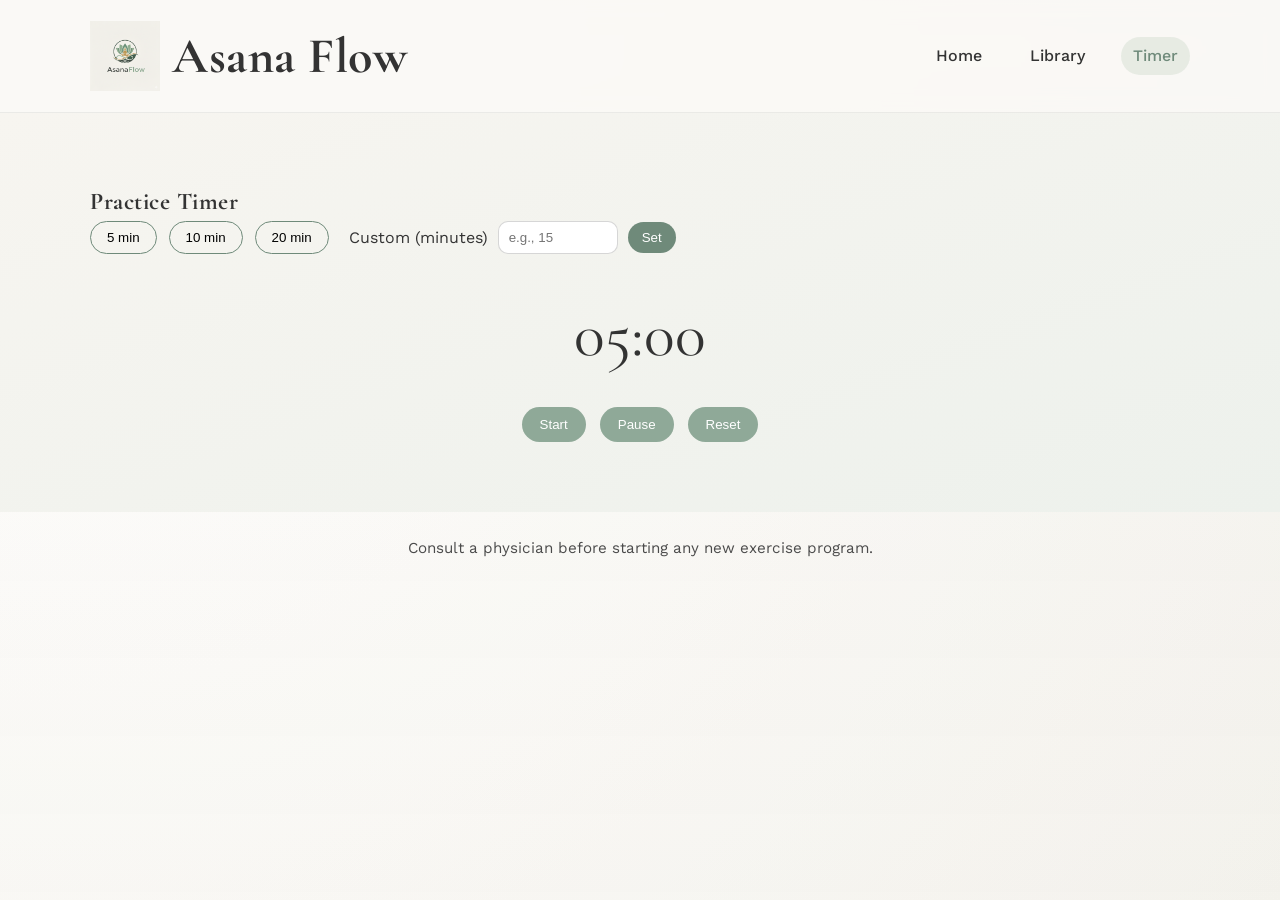
<file: timer.html>
<!DOCTYPE html>
<html lang="en">
<head>
  <meta charset="UTF-8" />
  <meta name="viewport" content="width=device-width, initial-scale=1.0" />
  <title>Asana Flow Timer</title>
  <link rel="preconnect" href="https://fonts.googleapis.com" />
  <link rel="preconnect" href="https://fonts.gstatic.com" crossorigin />
  <link href="https://fonts.googleapis.com/css2?family=Cormorant+Garamond:wght@500;600;700&family=Work+Sans:wght@300;400;500&display=swap" rel="stylesheet" />
  <link rel="stylesheet" href="style.css" />
</head>
<body>
  <header class="site-header">
    <div class="container header-inner">
      <div class="logo">
        <img src="logo.png" alt="Asana Flow logo" class="logo-mark" />
        <span>Asana Flow</span>
      </div>
      <nav class="nav" id="navMenu">
        <a href="index.html">Home</a>
        <a href="library.html">Library</a>
        <a href="timer.html">Timer</a>
      </nav>
      <button class="hamburger" id="hamburger" aria-label="Toggle navigation" aria-expanded="false">
        <span></span><span></span><span></span>
      </button>
    </div>
  </header>

  <main>
    <section id="timer" class="section alt">
      <div class="container">
        <h2>Practice Timer</h2>
        <div class="timer-controls">
          <div class="preset-buttons">
            <button class="preset" data-minutes="5">5 min</button>
            <button class="preset" data-minutes="10">10 min</button>
            <button class="preset" data-minutes="20">20 min</button>
          </div>
          <div class="custom-time">
            <label for="customMinutes">Custom (minutes)</label>
            <input type="number" id="customMinutes" min="1" max="180" placeholder="e.g., 15" />
            <button id="setCustom">Set</button>
          </div>
        </div>

        <div class="timer-display" id="timerDisplay">00:00</div>
        <div class="timer-actions">
          <button id="startTimer">Start</button>
          <button id="pauseTimer">Pause</button>
          <button id="resetTimer">Reset</button>
        </div>
      </div>
    </section>
  </main>

  <footer class="site-footer">
    <div class="container">
      <p>Consult a physician before starting any new exercise program.</p>
    </div>
  </footer>

  <script src="script.js"></script>
</body>
</html>
</file>
<file: style.css>
:root {
  --sage: #8FA998;
  --cream: #FAF9F6;
  --charcoal: #333333;
  --accent: #6f8a7a;
  --shadow: 0 12px 30px rgba(51, 51, 51, 0.12);
  --yoga-bg: url("https://cdn.pixabay.com/photo/2024/07/13/18/24/yoga-8892878_1280.jpg");
}

* {
  box-sizing: border-box;
  margin: 0;
  padding: 0;
}

body {
  font-family: "Work Sans", sans-serif;
  background: radial-gradient(circle at top left, #ffffff 0%, var(--cream) 45%, #f1efe9 100%);
  color: var(--charcoal);
  line-height: 1.6;
  position: relative;
  min-height: 100vh;
  isolation: isolate;
}

body::before {
  content: "";
  position: fixed;
  inset: 0;
  background-image:
    linear-gradient(180deg, rgba(250, 249, 246, 0.85), rgba(250, 249, 246, 0.72)),
    var(--yoga-bg);
  background-size: cover;
  background-position: center;
  opacity: 0.35;
  z-index: -1;
  animation: bg-drift 28s ease-in-out infinite;
  transform-origin: center;
}

h1, h2, .logo {
  font-family: "Cormorant Garamond", serif;
  letter-spacing: 0.5px;
}

.container {
  width: min(1100px, 92%);
  margin: 0 auto;
}

.site-header {
  position: sticky;
  top: 0;
  z-index: 10;
  background: rgba(250, 249, 246, 0.9);
  backdrop-filter: blur(10px);
  border-bottom: 1px solid rgba(51, 51, 51, 0.08);
}

.header-inner {
  display: flex;
  align-items: center;
  justify-content: space-between;
  padding: 16px 0;
}

.logo {
  display: flex;
  align-items: center;
  gap: 12px;
  font-size: 50px;
  font-weight: 700;
  cursor: default;
  text-decoration: none;
  color: var(--charcoal);
}

.logo-mark {
  width: 70px;
  height: 70px;
  display: block;
}

.nav {
  display: flex;
  gap: 24px;
}

.nav a {
  text-decoration: none;
  color: var(--charcoal);
  font-weight: 500;
  position: relative;
  padding: 6px 12px;
  border-radius: 999px;
}

.nav a.active {
  color: var(--accent);
  background: rgba(143, 169, 152, 0.18);
}

.nav a.active::after {
  width: 0;
}

.nav a::after {
  content: "";
  position: absolute;
  left: 0;
  bottom: -6px;
  width: 0;
  height: 2px;
  background: var(--accent);
  transition: width 0.3s ease;
}

.nav a:hover::after {
  width: 100%;
}

.hamburger {
  display: none;
  flex-direction: column;
  gap: 5px;
  background: none;
  border: none;
  cursor: pointer;
}

.hamburger span {
  width: 24px;
  height: 2px;
  background: var(--charcoal);
  display: block;
}

.hero {
  padding: 80px 0 70px;
  position: relative;
  overflow: hidden;
}

.hero-inner {
  display: grid;
  grid-template-columns: repeat(2, minmax(0, 1fr));
  gap: 40px;
  align-items: center;
  position: relative;
  z-index: 1;
}

.hero-title {
  font-size: 50px;
  line-height: 1.1;
  margin-bottom: 16px;
  animation: rise 0.8s ease forwards;
}

.hero-subtitle {
  color: #4d5a53;
  max-width: 520px;
  animation: rise 0.9s ease forwards;
}

.hero-actions {
  margin-top: 24px;
  display: flex;
  gap: 14px;
  flex-wrap: wrap;
  animation: rise 1s ease forwards;
}

.hero-button {
  text-decoration: none;
  padding: 10px 18px;
  border-radius: 999px;
  background: var(--sage);
  color: white;
  font-weight: 500;
  box-shadow: 0 10px 18px rgba(51, 51, 51, 0.18);
  transition: transform 0.2s ease, box-shadow 0.2s ease;
}

.hero-button:hover {
  transform: translateY(-2px);
  box-shadow: 0 14px 24px rgba(51, 51, 51, 0.2);
}

.hero-button.ghost {
  background: transparent;
  color: var(--charcoal);
  border: 1px solid rgba(51, 51, 51, 0.2);
  box-shadow: none;
}

.hero-card {
  background: white;
  border-radius: 20px;
  padding: 28px;
  box-shadow: var(--shadow);
  border: 1px solid rgba(143, 169, 152, 0.25);
  animation: float-in 1.1s ease forwards;
  position: relative;
}

.hero-ornament {
  position: absolute;
  width: 260px;
  height: 260px;
  border-radius: 50%;
  background: radial-gradient(circle, rgba(143, 169, 152, 0.25), rgba(143, 169, 152, 0));
  filter: blur(2px);
  animation: parallax-drift 14s ease-in-out infinite;
}

.hero-ornament--left {
  top: 10%;
  left: -80px;
}

.hero-ornament--right {
  bottom: -60px;
  right: -60px;
  animation-delay: 2s;
}

@keyframes rise {
  from {
    opacity: 0;
    transform: translateY(12px);
  }
  to {
    opacity: 1;
    transform: translateY(0);
  }
}

@keyframes float-in {
  from {
    opacity: 0;
    transform: translateY(16px);
  }
  to {
    opacity: 1;
    transform: translateY(0);
  }
}

@keyframes parallax-drift {
  0% {
    transform: translate3d(0, 0, 0);
  }
  50% {
    transform: translate3d(0, -18px, 0);
  }
  100% {
    transform: translate3d(0, 0, 0);
  }
}

@keyframes bg-drift {
  0% {
    transform: scale(1) translate3d(0, 0, 0);
  }
  50% {
    transform: scale(1.03) translate3d(0, -12px, 0);
  }
  100% {
    transform: scale(1) translate3d(0, 0, 0);
  }
}

@keyframes glow-pulse {
  0% {
    box-shadow: 0 14px 30px rgba(143, 169, 152, 0.18), 0 0 0 rgba(143, 169, 152, 0);
  }
  50% {
    box-shadow: 0 18px 40px rgba(143, 169, 152, 0.28), 0 0 24px rgba(143, 169, 152, 0.25);
  }
  100% {
    box-shadow: 0 14px 30px rgba(143, 169, 152, 0.18), 0 0 0 rgba(143, 169, 152, 0);
  }
}

.hero-card::after {
  content: "";
  position: absolute;
  inset: -6px;
  border-radius: 24px;
  background: radial-gradient(circle, rgba(143, 169, 152, 0.25), rgba(143, 169, 152, 0));
  opacity: 0.7;
  z-index: -1;
  animation: glow-pulse 6s ease-in-out infinite;
}

.section {
  padding: 70px 0;
}

.section.alt {
  background: linear-gradient(160deg, #f7f5f0 0%, #edf1ec 100%);
}

.section.subtle {
  background: rgba(250, 249, 246, 0.6);
  border-top: 1px solid rgba(51, 51, 51, 0.06);
  border-bottom: 1px solid rgba(51, 51, 51, 0.06);
}

.section-header {
  display: flex;
  align-items: center;
  justify-content: space-between;
  gap: 20px;
  margin-bottom: 30px;
}

.text-link {
  text-decoration: none;
  color: var(--accent);
  font-weight: 500;
  position: relative;
  padding-right: 18px;
  transition: color 0.2s ease;
}

.text-link:hover {
  color: var(--charcoal);
}

.text-link::after {
  content: "→";
  position: absolute;
  right: 0;
  top: 0;
  transform: translateX(-6px);
  opacity: 0;
  transition: opacity 0.2s ease;
}

.text-link:hover::after {
  opacity: 1;
  animation: link-bounce 0.75s cubic-bezier(0.2, 0.8, 0.2, 1);
}

@keyframes link-bounce {
  0% {
    transform: translateX(-10px);
  }
  35% {
    transform: translateX(8px);
  }
  65% {
    transform: translateX(-4px);
  }
  100% {
    transform: translateX(0);
  }
}

.benefits {
  display: grid;
  grid-template-columns: repeat(3, minmax(0, 1fr));
  gap: 20px;
}

.benefit-card {
  background: white;
  border-radius: 18px;
  padding: 22px;
  box-shadow: var(--shadow);
  border: 1px solid rgba(143, 169, 152, 0.2);
}

.benefit-icon {
  width: 54px;
  height: 54px;
  border-radius: 50%;
  object-fit: cover;
  display: block;
  margin-bottom: 14px;
  box-shadow: 0 10px 18px rgba(51, 51, 51, 0.12);
  border: 2px solid rgba(143, 169, 152, 0.25);
}

.featured-grid {
  display: grid;
  grid-template-columns: repeat(3, minmax(0, 1fr));
  gap: 20px;
}

.featured-card {
  background: white;
  border-radius: 18px;
  padding: 22px;
  box-shadow: var(--shadow);
  border: 1px solid rgba(143, 169, 152, 0.2);
}

.featured-card span {
  display: block;
  font-style: italic;
  color: #5a6b60;
  margin-bottom: 10px;
}

.reveal {
  opacity: 0;
  transform: translateY(14px);
  transition: opacity 0.6s ease, transform 0.6s ease;
}

.reveal.is-visible {
  opacity: 1;
  transform: translateY(0);
}

.section-header input {
  flex: 1;
  max-width: 360px;
  padding: 10px 14px;
  border-radius: 999px;
  border: 1px solid rgba(51, 51, 51, 0.2);
  background: white;
}

.asana-grid {
  display: grid;
  grid-template-columns: repeat(3, minmax(0, 1fr));
  gap: 24px;
}

.asana-card {
  background: white;
  border-radius: 16px;
  padding: 22px;
  box-shadow: var(--shadow);
  display: flex;
  flex-direction: column;
  gap: 12px;
  opacity: 0;
  transform: translateY(12px);
  transition: opacity 0.35s ease, transform 0.35s ease, box-shadow 0.25s ease;
  will-change: transform, opacity;
}

.asana-media {
  position: relative;
  border-radius: 12px;
  overflow: hidden;
}

.asana-media::after {
  content: "";
  position: absolute;
  inset: 0;
  background: linear-gradient(180deg, rgba(0, 0, 0, 0) 40%, rgba(0, 0, 0, 0.18) 100%);
  pointer-events: none;
}

.asana-image {
  width: 100%;
  height: 180px;
  object-fit: contain;
  border-radius: 12px;
  display: block;
  background: #f7f5f0;
}

.asana-card.is-visible {
  opacity: 1;
  transform: translateY(0);
}

.asana-card:hover {
  transform: translateY(-6px);
  box-shadow: 0 18px 38px rgba(51, 51, 51, 0.18);
}

.asana-card h3 {
  font-size: 1.3rem;
}

.asana-card span {
  font-style: italic;
  color: #5a6b60;
}

.asana-card button {
  margin-top: auto;
  padding: 10px 14px;
  border: none;
  background: var(--sage);
  color: white;
  border-radius: 999px;
  cursor: pointer;
  font-weight: 500;
  transition: background 0.2s ease, transform 0.2s ease;
}

.asana-card button:hover {
  background: var(--accent);
  transform: translateY(-1px);
  box-shadow: 0 8px 18px rgba(143, 169, 152, 0.35), 0 0 12px rgba(143, 169, 152, 0.35);
}

.timer-controls {
  display: flex;
  flex-wrap: wrap;
  gap: 20px;
  align-items: center;
}

.preset-buttons {
  display: flex;
  gap: 12px;
}

.preset {
  padding: 8px 16px;
  border-radius: 999px;
  border: 1px solid var(--accent);
  background: transparent;
  cursor: pointer;
  transition: transform 0.2s ease, box-shadow 0.2s ease;
}

.preset:hover {
  transform: translateY(-1px);
  box-shadow: 0 8px 16px rgba(51, 51, 51, 0.12);
}

.custom-time {
  display: flex;
  align-items: center;
  gap: 10px;
}

.custom-time input {
  width: 120px;
  padding: 8px 10px;
  border-radius: 10px;
  border: 1px solid rgba(51, 51, 51, 0.2);
}

.custom-time button {
  padding: 8px 14px;
  border-radius: 999px;
  border: none;
  background: var(--accent);
  color: white;
  cursor: pointer;
}

.timer-display {
  font-size: clamp(2.4rem, 5vw, 4rem);
  font-family: "Cormorant Garamond", serif;
  margin: 30px 0 20px;
  text-align: center;
}

.timer-actions {
  display: flex;
  justify-content: center;
  gap: 14px;
}

.timer-actions button {
  padding: 10px 18px;
  border-radius: 999px;
  border: none;
  background: var(--sage);
  color: white;
  cursor: pointer;
  transition: transform 0.2s ease, box-shadow 0.2s ease;
}

.timer-actions button:hover {
  transform: translateY(-1px);
  box-shadow: 0 8px 18px rgba(143, 169, 152, 0.35), 0 0 12px rgba(143, 169, 152, 0.35);
}

.modal {
  position: fixed;
  inset: 0;
  background: rgba(0, 0, 0, 0.45);
  display: flex;
  align-items: center;
  justify-content: center;
  padding: 20px;
  opacity: 0;
  visibility: hidden;
  pointer-events: none;
  transition: opacity 0.35s ease, visibility 0.35s ease;
}

.modal.active {
  opacity: 1;
  visibility: visible;
  pointer-events: auto;
}

.modal-content {
  background: white;
  border-radius: 20px;
  padding: 20px;
  width: min(900px, 100%);
  box-shadow: var(--shadow);
  transform: translateY(12px);
  transition: transform 0.35s ease;
}

.modal.active .modal-content {
  transform: translateY(0);
}

.modal-close {
  border: none;
  background: var(--charcoal);
  color: white;
  padding: 8px 14px;
  border-radius: 999px;
  cursor: pointer;
  margin-bottom: 12px;
}

.video-wrapper {
  position: relative;
  padding-top: 56.25%;
}

.video-wrapper iframe {
  position: absolute;
  inset: 0;
  width: 100%;
  height: 100%;
  border: none;
  border-radius: 12px;
}

.site-footer {
  padding: 24px 0 40px;
  text-align: center;
  font-size: 0.95rem;
  color: #4b4b4b;
}

@media (max-width: 900px) {
  .hero-inner {
    grid-template-columns: 1fr;
  }

  .hero-actions {
    justify-content: flex-start;
  }

  .asana-grid {
    grid-template-columns: repeat(2, minmax(0, 1fr));
  }

  .benefits,
  .featured-grid {
    grid-template-columns: repeat(2, minmax(0, 1fr));
  }
}

@media (max-width: 700px) {
  .nav {
    position: absolute;
    top: 70px;
    right: 4%;
    background: white;
    flex-direction: column;
    gap: 16px;
    padding: 18px 20px;
    border-radius: 12px;
    box-shadow: var(--shadow);
    display: none;
  }

  .nav.active {
    display: flex;
  }

  .hamburger {
    display: flex;
  }

  .logo {
    font-size: 1.4rem;
  }

  .logo-mark {
    width: 50px;
    height: 50px;
    display: block;
  }

  .asana-grid {
    grid-template-columns: 1fr;
  }

  .section-header {
    flex-direction: column;
    align-items: flex-start;
  }

  .benefits,
  .featured-grid {
    grid-template-columns: 1fr;
  }

  .timer-controls {
    flex-direction: column;
    align-items: flex-start;
  }
}

@media (prefers-reduced-motion: reduce) {
  *,
  *::before,
  *::after {
    animation-duration: 0.01ms !important;
    animation-iteration-count: 1 !important;
    transition-duration: 0.01ms !important;
    scroll-behavior: auto !important;
  }

  body::before {
    animation: none;
  }

  .asana-card {
    opacity: 1;
    transform: none;
  }

  .hero-title,
  .hero-subtitle,
  .hero-actions,
  .hero-card,
  .hero-ornament,
  .reveal {
    animation: none;
  }

  .reveal {
    opacity: 1;
    transform: none;
  }
}
</file>
